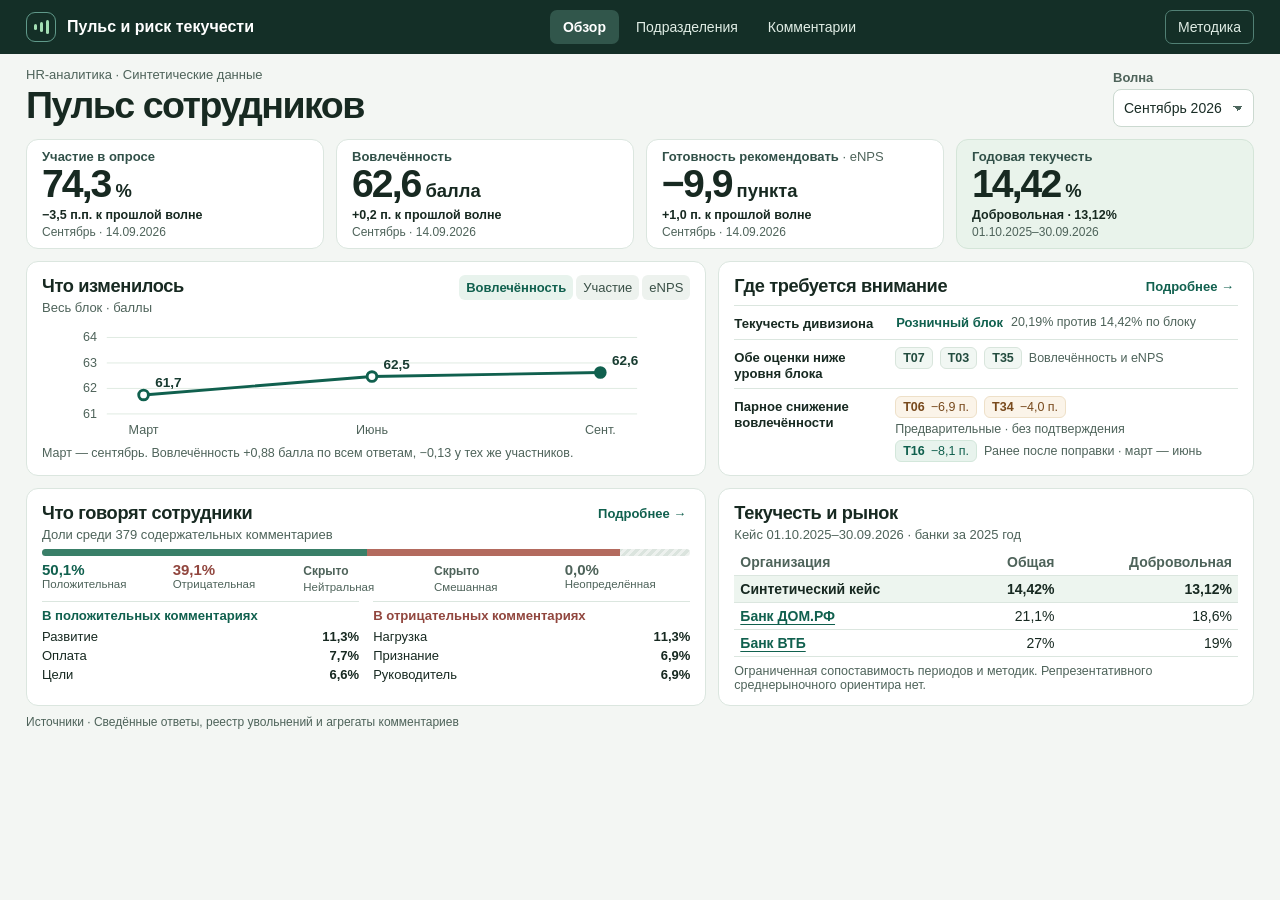
<file: dashboard/index.html>
<!doctype html>
<html lang="ru">
<head>
  <meta charset="utf-8">
  <meta name="viewport" content="width=device-width, initial-scale=1">
  <meta http-equiv="Content-Security-Policy" content="default-src 'none'; script-src 'unsafe-inline'; style-src 'unsafe-inline'; img-src data:; connect-src 'none'; base-uri 'none'; form-action 'none'">
  <title>Пульс и риск текучести</title>
  <style>:root {
  color-scheme: light;
  font-family: "Segoe UI", Arial, sans-serif;
  color: #172921;
  background: #f3f6f3;
  --muted: #4e635a;
  --line: #dbe6df;
  --green: #10604e;
  --soft: #e8f3ed;
  --amber: #784a1d;
  --rose: #91463e;
  --white: #fff;
}
* { box-sizing: border-box; }
[hidden] { display: none !important; }
body { margin: 0; }
button, select { font: inherit; }
button { cursor: pointer; }
button:focus-visible, select:focus-visible, a:focus-visible { outline: 3px solid #2b8d78; outline-offset: 3px; }
.shell { max-width: 1360px; margin: 0 auto; padding: 0 26px; }
.masthead { background: #142f27; color: white; }
.masthead-inner { display: flex; align-items: center; justify-content: space-between; gap: 20px; min-height: 54px; }
.brand { display: flex; align-items: center; gap: 11px; font-weight: 650; font-size: 16px; white-space: nowrap; }
.brand-icon { width: 30px; height: 30px; border: 1px solid #60998a; border-radius: 9px; display: flex; align-items: center; justify-content: center; gap: 3px; }
.brand-icon i { background: #a4dfb4; width: 3px; height: 10px; border-radius: 2px; }
.brand-icon i:first-child { height: 6px; }
.brand-icon i:last-child { height: 14px; }
.navigation { display: flex; gap: 4px; align-items: center; }
.navigation button, .method-button { border: 1px solid transparent; color: #e0ede5; padding: 8px 12px; border-radius: 7px; background: transparent; font-size: 14px; }
.navigation button:hover, .method-button:hover { background: #25473e; }
.navigation button[aria-pressed="true"] { background: #31564b; color: white; font-weight: 650; }
.method-button { border-color: #518074; }
main.shell { padding-top: 13px; }
.heading { display: flex; justify-content: space-between; align-items: end; gap: 16px; margin-bottom: 12px; }
.context { color: var(--muted); font-size: 13px; margin: 0 0 2px; }
h1, h2, p { margin-top: 0; }
h1 { font-size: clamp(1.8rem, 3vw, 2.35rem); margin-bottom: 0; line-height: 1.15; letter-spacing: -.04em; }
h2 { font-size: 1.14rem; letter-spacing: -.02em; margin-bottom: 0; }
h3 { font-size: .82rem; font-weight: 680; margin: 0 0 4px; }
.filters { display: flex; gap: 10px; }
.filters label { display: grid; gap: 4px; min-width: 135px; }
.filters label:last-child { min-width: 210px; }
.filters label span, .team-detail label { font-size: 13px; font-weight: 650; color: var(--muted); }
select {
  appearance: none; background: var(--white); color: #192c25; border: 1px solid #cbd9d0;
  border-radius: 8px; padding: 7px 31px 7px 10px; font-size: 14px; min-height: 38px;
  background-image: linear-gradient(45deg, transparent 50%, #4d665d 50%), linear-gradient(135deg, #4d665d 50%, transparent 50%);
  background-position: calc(100% - 15px) 52%, calc(100% - 10px) 52%;
  background-size: 5px 5px, 5px 5px; background-repeat: no-repeat;
}
.kpis { display: grid; grid-template-columns: repeat(4, minmax(0, 1fr)); gap: 12px; margin-bottom: 12px; }
.kpi, .panel { background: var(--white); border: 1px solid var(--line); border-radius: 12px; }
.kpi { padding: 9px 15px; display: flex; flex-direction: column; }
.kpi-label { font-size: 13px; font-weight: 670; color: #315048; }
.kpi-label span { color: var(--muted); font-weight: 500; }
.kpi-value { font-weight: 690; font-size: clamp(1.95rem, 3.6vw, 2.45rem); line-height: 1.04; letter-spacing: -.05em; font-variant-numeric: tabular-nums; }
.kpi-value small { font-size: .47em; letter-spacing: 0; margin-left: 5px; font-weight: 600; }
.kpi-detail { font-size: 12.5px; font-weight: 620; margin-top: 3px; }
.kpi-period { color: var(--muted); font-size: 12px; margin-top: 3px; }
.kpi.annual { background: #e9f3eb; border-color: #d4e5d8; }
.overview-grid, .comments-grid { display: grid; grid-template-columns: minmax(0, 1.27fr) minmax(0, 1fr); gap: 12px; }
.panel { min-width: 0; padding: 13px 15px; }
.panel-heading { display: flex; align-items: start; gap: 10px; justify-content: space-between; margin-bottom: 7px; }
.panel-heading p, .comment-preview p { margin: 3px 0 0; color: var(--muted); font-size: 13px; }
.mini-tabs { display: flex; flex-wrap: wrap; gap: 3px; justify-content: flex-end; }
.mini-tabs button { border: 0; background: #edf2ee; color: #394f46; font-size: 13px; border-radius: 6px; padding: 5px 7px; }
.mini-tabs button[aria-pressed="true"] { background: var(--soft); color: var(--green); font-weight: 700; }
.chart { height: 120px; position: relative; }
.chart svg { width: 100%; height: 100%; display: block; overflow: visible; }
.chart .grid { stroke: #dfebe1; stroke-width: 1; }
.chart .axis { fill: var(--muted); font-size: 13px; }
.chart .trend-line { stroke: var(--green); stroke-width: 3; fill: none; stroke-linecap: round; }
.chart .point { fill: #fff; stroke: var(--green); stroke-width: 3; }
.chart .point.current { fill: var(--green); }
.chart .value-label { fill: #183c31; font-size: 14px; font-weight: 700; }
.evidence-note { background: var(--soft); border-radius: 8px; padding: 9px 11px; color: #284b3f; font-size: 13px; }
.evidence-note p { margin: 3px 0 0; }
.attention-row {
  display: grid; grid-template-columns: minmax(112px, .44fr) minmax(0, 1fr); column-gap: 10px;
  border-top: 1px solid var(--line); padding: 7px 0; min-height: 0;
}
.attention-row h3 { grid-row: 1 / span 2; margin: 3px 0 0; line-height: 1.2; }
.attention-row:last-child { padding-bottom: 0; }
#retail-focus, .compact-list { display: flex; gap: 4px 7px; flex-wrap: wrap; align-items: center; }
#retail-focus span, .compact-list .muted { color: var(--muted); font-size: 12.5px; }
#retail-focus .text-button { padding: 2px 1px; }
#previous-signal:not(:empty) { margin-top: 4px; }
.team-chip, .detail-signal {
  display: inline-flex; align-items: baseline; gap: 6px; border: 1px solid #d8e5dc; border-radius: 6px;
  background: #f1f7f3; color: #234c3f; padding: 3px 7px; font-size: 12.5px; text-align: left;
}
.team-chip:hover, .detail-signal:hover { border-color: var(--green); }
.signal { background: #fbf4e9; border-color: #eee0c8; color: var(--amber); }
.signal.confirmed { background: #e8f3ed; border-color: #d3e7db; color: var(--green); }
.division-detail { display: grid; grid-template-columns: 1fr 1fr; gap: 20px; padding-top: 13px; margin-top: 13px; border-top: 1px solid var(--line); }
.statistical-detail h3 { margin-bottom: 8px; }
.detail-signal { display: flex; margin-bottom: 5px; font-size: 13px; }
.team-detail label { display: inline-block; margin-right: 9px; }
.team-detail select { min-height: 32px; padding-top: 4px; padding-bottom: 4px; }
.team-values { display: grid; grid-template-columns: repeat(3, minmax(0, 1fr)); gap: 7px; margin-top: 7px; }
.team-values dd { margin: 0; font-weight: 680; font-variant-numeric: tabular-nums; font-size: 17px; }
.team-values dt, .team-meta, .caption { color: var(--muted); font-size: 13px; }
.team-meta { margin: 4px 0 0; }
.empty { color: var(--muted); font-size: 14px; padding: 7px 0; margin: 0; }
.panel-heading .text-button { white-space: nowrap; }
.text-button, td button { border: 0; color: var(--green); background: transparent; font-weight: 650; padding: 4px; text-align: left; }
.text-button { font-size: 13px; }
.text-button:hover, td button:hover { text-decoration: underline; }
.footer { color: var(--muted); margin: 9px 0; font-size: 12px; }
.table-wrap { overflow-x: auto; }
table { border-collapse: collapse; text-align: left; width: 100%; font-size: 14px; }
th { color: var(--muted); font-weight: 650; }
th, td { padding: 9px 10px; border-bottom: 1px solid var(--line); }
tr.selected { background: var(--soft); }
.table-bar { display: flex; align-items: center; gap: 7px; }
.table-bar > i { width: clamp(50px, 8vw, 115px); height: 6px; border-radius: 8px; background: #e2efe5; }
.table-bar > i > i { height: 100%; display: block; border-radius: inherit; background: var(--green); }
.caption { margin: 10px 0 0; }
#panel-note { margin: 4px 0 0; font-size: 12.5px; }
.tone-bar { display: flex; height: 7px; border-radius: 5px; overflow: hidden; background: repeating-linear-gradient(135deg, #dbe4de, #dbe4de 3px, #edf1ee 3px, #edf1ee 6px); }
.tone-bar span { flex: 0 0 auto; }
.tone-bar .positive { background: #397f68; }
.tone-bar .negative { background: #b36a5e; }
.tone-bar .neutral { background: #627980; }
.tone-bar .mixed { background: #aa873a; }
.tone-bar .unclear { background: #839189; }
.tone-legend { list-style: none; display: grid; grid-template-columns: repeat(5, minmax(0, 1fr)); gap: 5px; margin: 5px 0 8px; padding: 0; }
.tone-legend li { min-width: 0; display: flex; flex-direction: column; font-size: 11.5px; color: var(--muted); overflow-wrap: anywhere; }
.tone-legend strong { font-size: 15px; font-variant-numeric: tabular-nums; }
.tone-legend .positive strong { color: var(--green); }
.tone-legend .negative strong { color: var(--rose); }
.tone-legend .masked-tone strong { font-size: 12px; line-height: 20px; }
.topics-grid { display: grid; grid-template-columns: 1fr 1fr; gap: 14px; }
.polarity { min-width: 0; padding-top: 6px; border-top: 1px solid var(--line); }
.polarity.positive h3 { color: var(--green); }
.polarity.negative h3 { color: var(--rose); }
.polarity-list { list-style: none; margin: 0; padding: 0; }
.polarity-list li { display: flex; gap: 5px; justify-content: space-between; padding: 2px 0; font-size: 13px; }
.polarity-list strong, .market-panel td { font-variant-numeric: tabular-nums; white-space: nowrap; }
.market-panel th, .market-panel td { padding: 5px 6px; }
.market-panel tbody th { font-weight: 650; color: inherit; }
.market-panel a { color: var(--green); text-underline-offset: 3px; }
.market-panel td, .market-panel thead th:not(:first-child) { text-align: right; }
.market-panel .case-rate { background: #edf5ef; }
.market-panel .case-rate td { font-weight: 700; }
.market-caption { margin-top: 7px; font-size: 12.5px; }
.score-links { display: grid; gap: 2px; margin-bottom: 8px; }
.score-links div { display: flex; justify-content: space-between; gap: 8px; padding: 5px 0; border-bottom: 1px solid var(--line); font-size: 14px; }
.score-links strong { font-variant-numeric: tabular-nums; }
dialog { max-width: min(620px, calc(100vw - 30px)); border: 1px solid var(--line); border-radius: 13px; padding: 18px; color: inherit; }
dialog::backdrop { background: #102c25a8; }
.dialog-heading { display: flex; align-items: center; justify-content: space-between; gap: 10px; }
.dialog-heading button { background: var(--soft); border: 0; border-radius: 7px; padding: 8px; color: var(--green); }
dialog li { margin-bottom: 10px; }
@media (max-width: 1090px) {
  .shell { padding-left: 21px; padding-right: 21px; }
  .panel-heading { flex-wrap: wrap; }
  .mini-tabs { justify-content: flex-start; }
}
@media (max-width: 740px) {
  .masthead-inner, .heading { flex-wrap: wrap; }
  .masthead-inner { padding-top: 8px; padding-bottom: 8px; gap: 7px; }
  .navigation { order: 3; width: 100%; }
  .shell { padding-left: 13px; padding-right: 13px; }
  .overview-grid, .comments-grid, .division-detail { grid-template-columns: 1fr; }
  .kpis { grid-template-columns: repeat(2, minmax(0, 1fr)); gap: 8px; }
  .kpi { padding: 8px 10px; }
  .filters label:last-child { min-width: 0; }
  .filters { width: 100%; }
  .filters label:last-child { flex: 1; }
  .filters select { width: 100%; }
}
@media (max-width: 460px) {
  .chart { height: 101px; }
  .chart .axis, .chart .value-label { font-size: 20px; }
  .tone-legend { grid-template-columns: repeat(3, minmax(0, 1fr)); }
  .attention-row { display: block; }
  .attention-row h3 { margin: 0 0 4px; }
}
</style>
</head>
<body>
  <header class="masthead">
    <div class="shell masthead-inner">
      <div class="brand"><span class="brand-icon" aria-hidden="true"><i></i><i></i><i></i></span>Пульс и риск текучести</div>
      <nav class="navigation" aria-label="Разделы панели">
        <button type="button" data-view="overview" aria-pressed="true">Обзор</button>
        <button type="button" data-view="divisions" aria-pressed="false">Подразделения</button>
        <button type="button" data-view="comments" aria-pressed="false">Комментарии</button>
      </nav>
      <button id="open-method" class="method-button" type="button">Методика</button>
    </div>
  </header>
  <main class="shell">
    <div class="heading">
      <div>
        <p class="context">HR-аналитика · Синтетические данные</p>
        <h1 id="view-title">Пульс сотрудников</h1>
      </div>
      <div class="filters" aria-label="Фильтры">
        <label for="wave"><span>Волна</span><select id="wave"></select></label>
        <label for="division" id="division-filter" hidden><span>Дивизион</span><select id="division"></select></label>
      </div>
    </div>
    <section class="kpis" aria-label="Ключевые показатели" aria-live="polite">
      <article class="kpi">
        <div class="kpi-label">Участие в опросе</div>
        <div id="participation-value" class="kpi-value"></div>
        <div id="participation-detail" class="kpi-detail"></div>
        <div id="participation-period" class="kpi-period"></div>
      </article>
      <article class="kpi">
        <div class="kpi-label">Вовлечённость</div>
        <div id="engagement-value" class="kpi-value"></div>
        <div id="engagement-detail" class="kpi-detail"></div>
        <div id="engagement-period" class="kpi-period"></div>
      </article>
      <article class="kpi">
        <div class="kpi-label">Готовность рекомендовать <span>· eNPS</span></div>
        <div id="recommend_signal-value" class="kpi-value"></div>
        <div id="recommend_signal-detail" class="kpi-detail"></div>
        <div id="recommend_signal-period" class="kpi-period"></div>
      </article>
      <article class="kpi annual">
        <div class="kpi-label">Годовая текучесть</div>
        <div id="annual-value" class="kpi-value"></div>
        <div id="annual-voluntary" class="kpi-detail"></div>
        <div id="annual-period" class="kpi-period"></div>
      </article>
    </section>

    <div id="overview" class="overview-grid view">
      <section class="panel trend-panel">
        <div class="panel-heading">
          <div><h2>Что изменилось</h2><p id="trend-scope"></p></div>
          <div class="mini-tabs" aria-label="Показатель графика">
            <button type="button" data-metric="engagement" aria-pressed="true">Вовлечённость</button>
            <button type="button" data-metric="participation" aria-pressed="false">Участие</button>
            <button type="button" data-metric="recommend_signal" aria-pressed="false">eNPS</button>
          </div>
        </div>
        <div id="trend" class="chart"></div>
        <p id="panel-note" class="caption"></p>
      </section>
      <section class="panel attention-panel">
        <div class="panel-heading"><h2>Где требуется внимание</h2><button type="button" class="text-button" id="open-divisions">Подробнее <span aria-hidden="true">→</span></button></div>
        <div class="attention-row">
          <h3>Текучесть дивизиона</h3>
          <div id="retail-focus"></div>
        </div>
        <div class="attention-row">
          <h3>Обе оценки ниже уровня блока</h3>
          <div id="adverse-teams" class="compact-list"></div>
        </div>
        <div class="attention-row">
          <h3>Парное снижение вовлечённости</h3>
          <div id="signals" class="compact-list"></div>
          <div id="previous-signal" class="compact-list"></div>
        </div>
      </section>
      <section class="panel comment-preview">
        <div class="panel-heading">
          <div><h2>Что говорят сотрудники</h2><p id="preview-comment-base"></p></div>
          <button type="button" class="text-button" id="open-comments">Подробнее <span aria-hidden="true">→</span></button>
        </div>
        <div id="preview-tones"></div>
        <div id="preview-topics" class="topics-grid"></div>
      </section>
      <section class="panel market-panel">
        <div class="panel-heading"><div><h2>Текучесть и рынок</h2><p id="market-period"></p></div></div>
        <table aria-label="Сопоставление годовой текучести">
          <thead><tr><th scope="col">Организация</th><th scope="col">Общая</th><th scope="col">Добровольная</th></tr></thead>
          <tbody id="market-rows"></tbody>
        </table>
        <p class="caption market-caption">Ограниченная сопоставимость периодов и методик. Репрезентативного среднерыночного ориентира нет.</p>
      </section>
    </div>

    <section id="divisions" class="panel view" hidden>
      <div class="panel-heading"><div><h2>Сравнение дивизионов</h2><p id="division-comparison-period"></p></div></div>
      <div class="table-wrap">
        <table>
          <thead><tr><th scope="col">Дивизион</th><th scope="col">Вовлечённость, баллы</th><th scope="col">Участие, %</th><th scope="col">eNPS, пункты</th><th scope="col">Текучесть за год, %</th></tr></thead>
          <tbody id="division-rows"></tbody>
        </table>
      </div>
      <p class="caption">Выберите дивизион, чтобы сузить список команд. Период текучести фиксирован.</p>
      <div class="division-detail">
        <div class="team-detail">
          <label for="team">Показатели команды</label>
          <select id="team"></select>
          <div id="team-metrics" aria-live="polite"></div>
        </div>
        <div class="statistical-detail">
          <h3>Проверка парных изменений</h3>
          <div id="detail-signals"></div>
        </div>
      </div>
    </section>

    <div id="comments" class="comments-grid view" hidden>
      <section class="panel">
        <div class="panel-heading"><div><h2>Темы и тональность</h2><p id="comments-scope"></p></div></div>
        <div id="tones"></div>
        <div id="topics" class="topics-grid"></div>
        <p class="caption">Тональность относится ко всему комментарию. Доли описывают содержательные записи. В одной записи может быть несколько тем. Часть тем скрыта для защиты малых групп.</p>
      </section>
      <section class="panel">
        <div class="panel-heading"><div><h2>Темы и баллы опроса</h2><p id="topic-score-scope"></p></div></div>
        <div id="score-links" class="score-links"></div>
        <div class="evidence-note"><strong>Проверка модели</strong><p>Метки Gemini проверены на знакомых синтетических шаблонах. Серьёзность требует ручной проверки и не влияет на список команд.</p></div>
      </section>
    </div>
    <footer class="footer">Источники · Сведённые ответы, реестр увольнений и агрегаты комментариев</footer>
  </main>
  <dialog id="method" aria-labelledby="method-title">
    <div class="dialog-heading"><h2 id="method-title">Как читать панель</h2><button type="button" id="close-method">Закрыть</button></div>
    <ul>
      <li><strong>Участие</strong> — доля уникальных активных сотрудников с ответом к дате волны. День увольнения считается первым неактивным днём.</li>
      <li><strong>Вовлечённость</strong> — среднее четырёх вопросов о признании, развитии, руководителе и целях, переведённое в шкалу 0–100. eNPS — разница долей сторонников и критиков в пунктах.</li>
      <li><strong>Текучесть</strong> — все или только добровольные увольнения за год, делённые на среднюю ежедневную численность. Годовое окно фиксировано. Банковские раскрытия относятся к календарному 2025 году. В методике ДОМ.РФ указаны ставки уволенных работников и среднесписочная численность. <a href="https://domrfbank.ru/upload/reports/2025/appendices/appendix-14/" target="_blank" rel="noopener noreferrer">Методика Банка ДОМ.РФ</a></li>
      <li><strong>Срез команд</strong> — вовлечённость и eNPS ниже соответствующих значений по всему блоку на той же волне. В обзоре показаны до трёх таких команд с самой низкой вовлечённостью среди доступных к публикации. Это описательный отбор по уровню.</li>
      <li><strong>Парное изменение команды</strong> — верхняя граница исходного 95%-ного интервала ниже нуля при ≥10 валидных парах. Выделение после поправки означает q ≤ 0,05 по Бенджамини — Хохбергу среди всех проверяемых команд данного перехода.</li>
      <li id="method-panel-note"></li>
      <li id="method-model"></li>
      <li><strong>Комментарии</strong> — доли среди содержательных записей. В теме положительных или отрицательных учитываются записи именно этой тональности. Смешанные отдельно учитываются в распределении тональности и в сопоставлении с баллами опроса. Контрольная выборка знакомых шаблонов подготовлена с ИИ и проверена человеком.</li>
      <li><strong>Конфиденциальность</strong> — командные данные для малых выборок и связанные с ними дополняющие срезы скрыты на всех волнах. Малые категории комментариев и дополняющие срезы могут быть скрыты дополнительно.</li>
    </ul>
  </dialog>
  <script id="snapshot" type="application/json">{"annual":{"end":"2026-09-30","start":"2025-10-01","value":{"":14.42164866,"ИТ-платформа":16.84278529,"Корпоративный бизнес":14.35898988,"Операционный блок":8.221514303,"Розничный блок":20.19393163,"Функция HR":12.22043659},"voluntary":{"":13.12044728,"ИТ-платформа":16.84278529,"Корпоративный бизнес":13.25445219,"Операционный блок":6.459761238,"Розничный блок":18.59967387,"Функция HR":10.26516673}},"comments":{"2026-03":{"":{"n":431,"negative_topics":{"адаптация":6.3,"инструменты":4.4,"нагрузка":8.8,"оплата":null,"признание":8.6,"развитие":6.0,"руководитель":5.3,"условия":null,"цели":3.9},"positive_topics":{"адаптация":7.0,"инструменты":4.6,"нагрузка":5.8,"оплата":7.4,"признание":7.2,"развитие":10.9,"руководитель":null,"условия":null,"цели":8.4},"tone":{"нейтральная":null,"неопределенная":0.0,"отрицательная":40.6,"положительная":50.3,"смешанная":null}},"ИТ-платформа":{"n":84,"negative_topics":{"адаптация":null,"инструменты":null,"нагрузка":null,"оплата":null,"признание":null,"развитие":null,"руководитель":null,"условия":null,"цели":null},"positive_topics":{"адаптация":null,"инструменты":null,"нагрузка":null,"оплата":null,"признание":null,"развитие":null,"руководитель":null,"условия":null,"цели":null},"tone":{"нейтральная":null,"неопределенная":0.0,"отрицательная":44.0,"положительная":48.8,"смешанная":null}},"Корпоративный бизнес":{"n":92,"negative_topics":{"адаптация":null,"инструменты":null,"нагрузка":null,"оплата":null,"признание":null,"развитие":null,"руководитель":null,"условия":null,"цели":null},"positive_topics":{"адаптация":null,"инструменты":null,"нагрузка":null,"оплата":null,"признание":null,"развитие":null,"руководитель":null,"условия":null,"цели":null},"tone":{"нейтральная":null,"неопределенная":0.0,"отрицательная":null,"положительная":50.0,"смешанная":0.0}},"Операционный блок":{"n":64,"negative_topics":{"адаптация":null,"инструменты":null,"нагрузка":null,"оплата":null,"признание":null,"развитие":null,"руководитель":null,"условия":null,"цели":null},"positive_topics":{"адаптация":null,"инструменты":null,"нагрузка":null,"оплата":null,"признание":null,"развитие":null,"руководитель":null,"условия":null,"цели":null},"tone":{"нейтральная":null,"неопределенная":0.0,"отрицательная":null,"положительная":65.6,"смешанная":null}},"Розничный блок":{"n":96,"negative_topics":{"адаптация":null,"инструменты":null,"нагрузка":null,"оплата":null,"признание":10.4,"развитие":null,"руководитель":null,"условия":null,"цели":null},"positive_topics":{"адаптация":null,"инструменты":null,"нагрузка":null,"оплата":null,"признание":10.4,"развитие":null,"руководитель":null,"условия":null,"цели":null},"tone":{"нейтральная":null,"неопределенная":0.0,"отрицательная":45.8,"положительная":43.8,"смешанная":null}},"Функция HR":{"n":94,"negative_topics":{"адаптация":null,"инструменты":null,"нагрузка":null,"оплата":null,"признание":null,"развитие":null,"руководитель":null,"условия":null,"цели":null},"positive_topics":{"адаптация":null,"инструменты":null,"нагрузка":null,"оплата":null,"признание":null,"развитие":null,"руководитель":null,"условия":null,"цели":null},"tone":{"нейтральная":null,"неопределенная":0.0,"отрицательная":41.5,"положительная":48.9,"смешанная":null}}},"2026-06":{"":{"n":406,"negative_topics":{"адаптация":3.2,"инструменты":null,"нагрузка":12.6,"оплата":null,"признание":7.1,"развитие":7.1,"руководитель":6.2,"условия":null,"цели":4.4},"positive_topics":{"адаптация":7.6,"инструменты":null,"нагрузка":7.9,"оплата":8.4,"признание":7.1,"развитие":10.6,"руководитель":10.1,"условия":null,"цели":5.7},"tone":{"нейтральная":null,"неопределенная":0.0,"отрицательная":39.9,"положительная":51.7,"смешанная":null}},"ИТ-платформа":{"n":79,"negative_topics":{"адаптация":null,"инструменты":null,"нагрузка":null,"оплата":null,"признание":null,"развитие":null,"руководитель":null,"условия":null,"цели":null},"positive_topics":{"адаптация":null,"инструменты":null,"нагрузка":null,"оплата":null,"признание":null,"развитие":null,"руководитель":null,"условия":null,"цели":null},"tone":{"нейтральная":null,"неопределенная":0.0,"отрицательная":44.3,"положительная":45.6,"смешанная":null}},"Корпоративный бизнес":{"n":69,"negative_topics":{"адаптация":null,"инструменты":null,"нагрузка":null,"оплата":null,"признание":null,"развитие":null,"руководитель":null,"условия":null,"цели":null},"positive_topics":{"адаптация":null,"инструменты":null,"нагрузка":null,"оплата":null,"признание":null,"развитие":null,"руководитель":null,"условия":null,"цели":null},"tone":{"нейтральная":null,"неопределенная":0.0,"отрицательная":40.6,"положительная":50.7,"смешанная":null}},"Операционный блок":{"n":68,"negative_topics":{"адаптация":null,"инструменты":null,"нагрузка":null,"оплата":null,"признание":null,"развитие":null,"руководитель":null,"условия":null,"цели":null},"positive_topics":{"адаптация":null,"инструменты":null,"нагрузка":null,"оплата":null,"признание":null,"развитие":null,"руководитель":null,"условия":null,"цели":null},"tone":{"нейтральная":null,"неопределенная":0.0,"отрицательная":null,"положительная":63.2,"смешанная":null}},"Розничный блок":{"n":87,"negative_topics":{"адаптация":null,"инструменты":null,"нагрузка":null,"оплата":null,"признание":null,"развитие":null,"руководитель":null,"условия":null,"цели":null},"positive_topics":{"адаптация":null,"инструменты":null,"нагрузка":null,"оплата":null,"признание":null,"развитие":null,"руководитель":null,"условия":null,"цели":null},"tone":{"нейтральная":null,"неопределенная":0.0,"отрицательная":null,"положительная":46.0,"смешанная":0.0}},"Функция HR":{"n":99,"negative_topics":{"адаптация":null,"инструменты":null,"нагрузка":13.1,"оплата":null,"признание":null,"развитие":null,"руководитель":null,"условия":null,"цели":null},"positive_topics":{"адаптация":null,"инструменты":null,"нагрузка":12.1,"оплата":null,"признание":null,"развитие":null,"руководитель":null,"условия":null,"цели":null},"tone":{"нейтральная":null,"неопределенная":0.0,"отрицательная":39.4,"положительная":55.6,"смешанная":null}}},"2026-09":{"":{"n":379,"negative_topics":{"адаптация":6.1,"инструменты":4.5,"нагрузка":11.3,"оплата":null,"признание":6.9,"развитие":6.6,"руководитель":6.9,"условия":3.2,"цели":4.0},"positive_topics":{"адаптация":6.1,"инструменты":3.4,"нагрузка":6.1,"оплата":7.7,"признание":4.7,"развитие":11.3,"руководитель":null,"условия":3.4,"цели":6.6},"tone":{"нейтральная":null,"неопределенная":0.0,"отрицательная":39.1,"положительная":50.1,"смешанная":null}},"ИТ-платформа":{"n":77,"negative_topics":{"адаптация":null,"инструменты":null,"нагрузка":null,"оплата":null,"признание":null,"развитие":null,"руководитель":null,"условия":null,"цели":null},"positive_topics":{"адаптация":null,"инструменты":null,"нагрузка":null,"оплата":null,"признание":null,"развитие":null,"руководитель":null,"условия":null,"цели":null},"tone":{"нейтральная":null,"неопределенная":0.0,"отрицательная":51.9,"положительная":40.3,"смешанная":null}},"Корпоративный бизнес":{"n":66,"negative_topics":{"адаптация":null,"инструменты":null,"нагрузка":null,"оплата":null,"признание":null,"развитие":null,"руководитель":null,"условия":null,"цели":null},"positive_topics":{"адаптация":null,"инструменты":null,"нагрузка":null,"оплата":null,"признание":null,"развитие":null,"руководитель":null,"условия":null,"цели":null},"tone":{"нейтральная":null,"неопределенная":0.0,"отрицательная":37.9,"положительная":51.5,"смешанная":null}},"Операционный блок":{"n":76,"negative_topics":{"адаптация":null,"инструменты":null,"нагрузка":null,"оплата":null,"признание":null,"развитие":null,"руководитель":null,"условия":null,"цели":null},"positive_topics":{"адаптация":null,"инструменты":null,"нагрузка":null,"оплата":null,"признание":null,"развитие":null,"руководитель":null,"условия":null,"цели":null},"tone":{"нейтральная":null,"неопределенная":0.0,"отрицательная":null,"положительная":59.2,"смешанная":0.0}},"Розничный блок":{"n":73,"negative_topics":{"адаптация":null,"инструменты":null,"нагрузка":null,"оплата":null,"признание":null,"развитие":null,"руководитель":null,"условия":null,"цели":null},"positive_topics":{"адаптация":null,"инструменты":null,"нагрузка":null,"оплата":null,"признание":null,"развитие":null,"руководитель":null,"условия":null,"цели":null},"tone":{"нейтральная":null,"неопределенная":0.0,"отрицательная":null,"положительная":45.2,"смешанная":0.0}},"Функция HR":{"n":86,"negative_topics":{"адаптация":null,"инструменты":null,"нагрузка":null,"оплата":null,"признание":null,"развитие":null,"руководитель":null,"условия":null,"цели":null},"positive_topics":{"адаптация":null,"инструменты":null,"нагрузка":null,"оплата":null,"признание":null,"развитие":null,"руководитель":null,"условия":null,"цели":null},"tone":{"нейтральная":null,"неопределенная":0.0,"отрицательная":31.4,"положительная":53.5,"смешанная":null}}}},"divisions":["ИТ-платформа","Корпоративный бизнес","Операционный блок","Розничный блок","Функция HR"],"market":[{"name":"Банк ДОМ.РФ","published":"2026-05-04","rates":{"value":21.1,"voluntary":18.6},"url":"https://domrfbank.ru/upload/reports/2025/sustainable-development/employee-care/"},{"name":"Банк ВТБ","published":"2026-08-28","rates":{"value":27.0,"voluntary":19.0},"url":"https://rspp.ru/upload/uf/597/e0sof6szlemonp9s9oqyf9bix29qwwne/vtb_sustainability_report_2025_rus.pdf#page=87"}],"outcome_model":[0.8199573295,0.6882337438,0.9768919764],"paired":{"":{"2026-06":{"delta":0.4571655734,"hi":1.229479315,"lo":-0.315148168},"2026-09":{"delta":-0.1304631442,"hi":0.6471761319,"lo":-0.9081024202}},"ИТ-платформа":{"2026-06":{"delta":-1.04510451,"hi":0.8312797029,"lo":-2.921488724},"2026-09":{"delta":-0.02955082742,"hi":1.698774607,"lo":-1.757876262}},"Корпоративный бизнес":{"2026-06":{"delta":2.157497303,"hi":4.140563012,"lo":0.1744315939},"2026-09":{"delta":1.373626374,"hi":3.360479222,"lo":-0.6132264747}},"Операционный блок":{"2026-06":{"delta":0.6625891947,"hi":2.338740752,"lo":-1.013562363},"2026-09":{"delta":-0.6813417191,"hi":1.06078019,"lo":-2.423463628}},"Розничный блок":{"2026-06":{"delta":-0.2458210423,"hi":1.391832079,"lo":-1.883474164},"2026-09":{"delta":-0.6050605061,"hi":1.197540028,"lo":-2.40766104}},"Функция HR":{"2026-06":{"delta":0.7101086048,"hi":2.217214297,"lo":-0.7969970877},"2026-09":{"delta":-0.466853408,"hi":1.030843423,"lo":-1.964550239}}},"signals":[{"confirmed":true,"delta":-8.11965812,"hi":-3.528796047,"lo":-12.71052019,"n":13,"previous":"2026-03","q":0.018,"team":"T16","wave":"2026-06"},{"confirmed":false,"delta":-6.944444444,"hi":-0.09379463779,"lo":-13.79509425,"n":10,"previous":"2026-06","q":0.637,"team":"T06","wave":"2026-09"},{"confirmed":false,"delta":-4.012345679,"hi":-0.4305422326,"lo":-7.594149125,"n":18,"previous":"2026-06","q":0.637,"team":"T34","wave":"2026-09"}],"survey":{"":{"2026-03":{"engagement":[61.74378556,60.80177418,62.68579695],"participation":[80.04291845,77.35594043,82.48325506],"recommend_signal":[-6.970509383,-12.67245159,-1.268567174]},"2026-06":{"engagement":[62.46779388,61.48777616,63.4478116],"participation":[77.74086379,74.9133471,80.33335508],"recommend_signal":[-10.96866097,-16.68471522,-5.252606714]},"2026-09":{"engagement":[62.62467192,61.60371612,63.64562771],"participation":[74.27912341,71.26699638,77.07705014],"recommend_signal":[-9.937888199,-16.04193726,-3.833839135]}},"ИТ-платформа":{"2026-03":{"engagement":[60.95008052,58.94922018,62.95094085],"participation":[77.22222222,70.56425365,82.74254702],"recommend_signal":[-12.94964029,-26.04788683,0.1486062502]},"2026-06":{"engagement":[60.85069444,58.62659789,63.074791],"participation":[75.72254335,68.81980906,81.50775586],"recommend_signal":[-19.08396947,-31.67029711,-6.497641825]},"2026-09":{"engagement":[61.68430335,59.48137567,63.88723104],"participation":[77.10843373,70.14710488,82.84349036],"recommend_signal":[-16.40625,-29.94396203,-2.868537965]}},"Корпоративный бизнес":{"2026-03":{"engagement":[61.86868687,59.64537598,64.09199776],"participation":[78.80434783,72.34112603,84.08944082],"recommend_signal":[-12.4137931,-24.97522648,0.1476402774]},"2026-06":{"engagement":[64.09774436,61.90367522,66.29181351],"participation":[77.27272727,70.53776032,82.84258959],"recommend_signal":[0.7352941176,-12.44216146,13.9127497]},"2026-09":{"engagement":[64.21845574,61.82406594,66.61284554],"participation":[69.18604651,61.92955271,75.60425783],"recommend_signal":[-12.60504202,-25.95115915,0.7410751117]}},"Операционный блок":{"2026-03":{"engagement":[64.62301587,62.50138813,66.74464362],"participation":[81.39534884,74.91700871,86.50195398],"recommend_signal":[9.285714286,-3.878843178,22.45027175]},"2026-06":{"engagement":[65.13994911,62.89855311,67.3813451],"participation":[77.5147929,70.64936482,83.15717016],"recommend_signal":[-5.34351145,-18.66104292,7.974020015]},"2026-09":{"engagement":[65.12345679,62.90245951,67.34445407],"participation":[79.14110429,72.26860022,84.67168349],"recommend_signal":[7.751937984,-5.994576466,21.49845244]}},"Розничный блок":{"2026-03":{"engagement":[59.95670996,57.78954521,62.1238747],"participation":[81.57894737,75.46014995,86.44611135],"recommend_signal":[-12.90322581,-25.16463294,-0.641818668]},"2026-06":{"engagement":[59.90937746,57.73778155,62.08097338],"participation":[78.57142857,72.05197974,83.90969892],"recommend_signal":[-27.27272727,-39.60280147,-14.94265308]},"2026-09":{"engagement":[60.51423324,58.22623184,62.80223464],"participation":[69.94219653,62.73734553,76.28065424],"recommend_signal":[-17.3553719,-31.47495558,-3.235788221]}},"Функция HR":{"2026-03":{"engagement":[61.52694611,59.56357926,63.49031296],"participation":[81.06796117,75.1681819,85.8302503],"recommend_signal":[-5.389221557,-17.87572858,7.09728547]},"2026-06":{"engagement":[62.47346072,60.4202908,64.52663065],"participation":[79.31034483,73.21881591,84.31317051],"recommend_signal":[-4.347826087,-16.4795962,7.783944028]},"2026-09":{"engagement":[61.72839506,59.48933298,63.96745714],"participation":[76.16580311,69.68120237,81.62912657],"recommend_signal":[-11.56462585,-24.74339934,1.614147635]}}},"teams":[{"division":"Розничный блок","id":"T01","waves":{"2026-03":{"active":19,"engagement":[63.19444444,55.45498126,70.93390763],"participation":[84.21052632,62.43452473,94.47952836],"recommend_signal":[12.5,-27.00433705,52.00433705],"respondents":16},"2026-06":{"active":19,"engagement":[61.11111111,53.14140696,69.08081526],"participation":[84.21052632,62.43452473,94.47952836],"recommend_signal":[-25.0,-70.61567926,20.61567926],"respondents":16},"2026-09":{"active":19,"engagement":[63.46153846,57.98774325,68.93533367],"participation":[68.42105263,46.01040768,84.63562091],"recommend_signal":[-15.38461538,-64.23853216,33.46930139],"respondents":13}}},{"division":"Розничный блок","id":"T02","waves":{"2026-03":{"active":30,"engagement":[66.34615385,62.55819341,70.13411428],"participation":[86.66666667,70.31867332,94.69034452],"recommend_signal":[11.53846154,-17.8899775,40.96690057],"respondents":26},"2026-06":{"active":29,"engagement":[62.77777778,57.93873863,67.61681693],"participation":[86.20689655,69.44100628,94.50256004],"recommend_signal":[-16.0,-45.24662084,13.24662084],"respondents":25},"2026-09":{"active":28,"engagement":[66.41414141,62.10205539,70.72622744],"participation":[78.57142857,60.46141435,89.78753967],"recommend_signal":[13.63636364,-21.1948237,48.46755097],"respondents":22}}},{"division":"Розничный блок","id":"T03","waves":{"2026-03":{"active":22,"engagement":[52.62345679,46.14754443,59.09936915],"participation":[81.81818182,61.48339256,92.69311542],"recommend_signal":[-55.55555556,-83.99886459,-27.11224652],"respondents":18},"2026-06":{"active":22,"engagement":[50.97222222,45.92527648,56.01916797],"participation":[95.45454545,78.20195416,99.19305724],"recommend_signal":[-57.14285714,-82.70277348,-31.5829408],"respondents":21},"2026-09":{"active":21,"engagement":[52.31481481,45.38810471,59.24152492],"participation":[57.14285714,36.54655437,75.53003107],"recommend_signal":[-41.66666667,-79.49319709,-3.840136239],"respondents":12}}},{"division":"Розничный блок","id":"T04","waves":{"2026-03":{"active":26,"engagement":[57.93650794,52.22290117,63.6501147],"participation":[84.61538462,66.46880067,93.84996628],"recommend_signal":[-22.72727273,-54.13496423,8.680418777],"respondents":22},"2026-06":{"active":24,"engagement":[59.31372549,53.5402364,65.08721458],"participation":[70.83333333,50.83230634,85.0853518],"recommend_signal":[-29.41176471,-62.02126646,3.197737044],"respondents":17},"2026-09":{"active":24,"engagement":[57.67973856,52.14547612,63.21400101],"participation":[70.83333333,50.83230634,85.0853518],"recommend_signal":[-47.05882353,-81.16265678,-12.95499028],"respondents":17}}},{"division":"Розничный блок","id":"T05","waves":{"2026-03":{"active":25,"engagement":[60.45751634,54.86449356,66.05053912],"participation":[68.0,48.41026927,82.79480969],"recommend_signal":[0.0,-37.58059389,37.58059389],"respondents":17},"2026-06":{"active":25,"engagement":[62.77777778,57.36463331,68.19092224],"participation":[60.0,40.73945736,76.59669762],"recommend_signal":[-26.66666667,-62.27974244,8.946409109],"respondents":15},"2026-09":{"active":25,"engagement":[60.55555556,54.72918321,66.3819279],"participation":[80.0,60.86904963,91.13941531],"recommend_signal":[10.0,-24.53800884,44.53800884],"respondents":20}}},{"division":"Розничный блок","id":"T06","waves":{"2026-03":{"active":25,"engagement":[60.55555556,54.20395687,66.90715424],"participation":[80.0,60.86904963,91.13941531],"recommend_signal":[-15.0,-50.61870746,20.61870746],"respondents":20},"2026-06":{"active":23,"engagement":[63.88888889,57.75582623,70.02195155],"participation":[82.60869565,62.86235236,93.02134644],"recommend_signal":[-21.05263158,-56.45449873,14.34923557],"respondents":19},"2026-09":{"active":21,"engagement":[64.81481481,57.74372704,71.88590259],"participation":[57.14285714,36.54655437,75.53003107],"recommend_signal":[16.66666667,-30.56838732,63.90172065],"respondents":12}}},{"division":"Розничный блок","id":"T07","waves":{"2026-03":{"active":21,"engagement":[53.24074074,46.05875261,60.42272887],"participation":[85.71428571,65.36393972,95.0189875],"recommend_signal":[-44.44444444,-77.003584,-11.88530489],"respondents":18},"2026-06":{"active":19,"engagement":[52.77777778,47.06104997,58.49450559],"participation":[68.42105263,46.01040768,84.63562091],"recommend_signal":[-46.15384615,-82.04344235,-10.26424995],"respondents":13},"2026-09":{"active":15,"engagement":[49.49494949,41.35923729,57.6306617],"participation":[73.33333333,48.04956594,89.10254667],"recommend_signal":[-63.63636364,-93.45133671,-33.82139056],"respondents":11}}},{"division":"Розничный блок","id":"T08","waves":{"2026-03":{"active":22,"engagement":[63.11728395,57.9503461,68.2842218],"participation":[81.81818182,61.48339256,92.69311542],"recommend_signal":[5.555555556,-31.51117135,42.62228246],"respondents":18},"2026-06":{"active":21,"engagement":[64.21568627,58.02430899,70.40706356],"participation":[80.95238095,59.99943531,92.33243495],"recommend_signal":[0.0,-41.16747799,41.16747799],"respondents":17},"2026-09":{"active":20,"engagement":[63.88888889,57.3816527,70.39612508],"participation":[70.0,48.10271816,85.45227551],"recommend_signal":[-42.85714286,-76.70687024,-9.007415475],"respondents":14}}},{"division":"ИТ-платформа","id":"T09","waves":{"2026-03":null,"2026-06":null,"2026-09":null}},{"division":"ИТ-платформа","id":"T10","waves":{"2026-03":{"active":27,"engagement":[61.11111111,54.76128255,67.46093968],"participation":[62.96296296,44.22923441,78.46748704],"recommend_signal":[-5.882352941,-41.41773362,29.65302774],"respondents":17},"2026-06":{"active":26,"engagement":[64.05228758,57.9390545,70.16552067],"participation":[69.23076923,50.01174168,83.4986844],"recommend_signal":[-33.33333333,-65.02407267,-1.642593997],"respondents":18},"2026-09":{"active":24,"engagement":[62.91666667,58.88338187,66.94995146],"participation":[83.33333333,64.14692935,93.32132367],"recommend_signal":[10.0,-18.08041966,38.08041966],"respondents":20}}},{"division":"ИТ-платформа","id":"T11","waves":{"2026-03":{"active":24,"engagement":[59.25925926,54.45779881,64.06071971],"participation":[87.5,68.99611873,95.65566592],"recommend_signal":[-28.57142857,-62.09294459,4.950087444],"respondents":21},"2026-06":{"active":24,"engagement":[66.17647059,60.91048174,71.44245944],"participation":[70.83333333,50.83230634,85.0853518],"recommend_signal":[35.29411765,11.87820194,58.71003336],"respondents":17},"2026-09":{"active":24,"engagement":[65.74074074,56.86701775,74.61446373],"participation":[50.0,31.42742582,68.57257418],"recommend_signal":[8.333333333,-42.6070714,59.27373807],"respondents":12}}},{"division":"ИТ-платформа","id":"T12","waves":{"2026-03":null,"2026-06":null,"2026-09":null}},{"division":"ИТ-платформа","id":"T13","waves":{"2026-03":{"active":27,"engagement":[61.60130719,57.57894334,65.62367104],"participation":[62.96296296,44.22923441,78.46748704],"recommend_signal":[-23.52941176,-55.10342607,8.044602536],"respondents":17},"2026-06":{"active":27,"engagement":[59.12698413,53.68078822,64.57318003],"participation":[81.48148148,63.30131638,91.81929286],"recommend_signal":[-18.18181818,-51.4023965,15.03876014],"respondents":22},"2026-09":{"active":27,"engagement":[60.64814815,56.01747814,65.27881815],"participation":[88.88888889,71.94219918,96.14796517],"recommend_signal":[-20.83333333,-47.1585456,5.491878938],"respondents":24}}},{"division":"ИТ-платформа","id":"T14","waves":{"2026-03":{"active":21,"engagement":[66.82098765,61.77417856,71.86779675],"participation":[85.71428571,65.36393972,95.0189875],"recommend_signal":[11.11111111,-27.3408997,49.56312192],"respondents":18},"2026-06":{"active":20,"engagement":[64.40972222,57.98288273,70.83656171],"participation":[80.0,58.39825677,91.93423374],"recommend_signal":[-6.25,-51.75589407,39.25589407],"respondents":16},"2026-09":{"active":20,"engagement":[62.90849673,57.73213261,68.08486085],"participation":[85.0,63.95811353,94.76312541],"recommend_signal":[-11.76470588,-55.85541737,32.3260056],"respondents":17}}},{"division":"ИТ-платформа","id":"T15","waves":{"2026-03":{"active":20,"engagement":[59.31372549,53.99203597,64.63541501],"participation":[85.0,63.95811353,94.76312541],"recommend_signal":[-29.41176471,-69.76396439,10.94043498],"respondents":17},"2026-06":{"active":19,"engagement":[59.07407407,50.71594074,67.43220741],"participation":[78.94736842,56.66572156,91.49232337],"recommend_signal":[-26.66666667,-62.27974244,8.946409109],"respondents":15},"2026-09":{"active":18,"engagement":[59.92063492,51.30831741,68.53295243],"participation":[83.33333333,60.7779619,94.16342319],"recommend_signal":[-20.0,-63.61693191,23.61693191],"respondents":15}}},{"division":"ИТ-платформа","id":"T16","waves":{"2026-03":{"active":22,"engagement":[64.9122807,59.1401505,70.68441091],"participation":[90.90909091,72.18505316,97.4704571],"recommend_signal":[30.0,-2.111188397,62.1111884],"respondents":20},"2026-06":{"active":22,"engagement":[57.03703704,50.57624024,63.49783384],"participation":[72.72727273,51.84826599,86.84923971],"recommend_signal":[-37.5,-67.83726272,-7.162737284],"respondents":16},"2026-09":{"active":22,"engagement":[63.14814815,57.61465868,68.68163762],"participation":[72.72727273,51.84826599,86.84923971],"recommend_signal":[0.0,-40.0075973,40.0075973],"respondents":16}}},{"division":"Корпоративный бизнес","id":"T17","waves":{"2026-03":null,"2026-06":null,"2026-09":null}},{"division":"Корпоративный бизнес","id":"T18","waves":{"2026-03":{"active":23,"engagement":[61.11111111,54.04126879,68.18095343],"participation":[78.26086957,58.09651698,90.33602197],"recommend_signal":[-33.33333333,-60.77831866,-5.888348004],"respondents":18},"2026-06":{"active":23,"engagement":[59.87654321,54.1677862,65.58530022],"participation":[82.60869565,62.86235236,93.02134644],"recommend_signal":[-26.31578947,-55.69463092,3.063051973],"respondents":19},"2026-09":{"active":22,"engagement":[63.33333333,56.65059925,70.01606742],"participation":[68.18181818,47.31859774,83.63940682],"recommend_signal":[-20.0,-59.19927969,19.19927969],"respondents":15}}},{"division":"Корпоративный бизнес","id":"T19","waves":{"2026-03":{"active":30,"engagement":[62.31884058,56.75923224,67.87844892],"participation":[80.0,62.69430359,90.49489282],"recommend_signal":[-16.66666667,-47.12793066,13.79459733],"respondents":24},"2026-06":{"active":28,"engagement":[62.57309942,58.81753272,66.32866611],"participation":[67.85714286,49.33884318,82.06675308],"recommend_signal":[-10.52631579,-40.10569773,19.05306615],"respondents":19},"2026-09":{"active":27,"engagement":[63.88888889,58.99800809,68.77976969],"participation":[74.07407407,55.32142869,86.82962544],"recommend_signal":[-45.0,-71.50627473,-18.49372527],"respondents":20}}},{"division":"Корпоративный бизнес","id":"T20","waves":{"2026-03":{"active":31,"engagement":[62.8600823,58.31013528,67.41002933],"participation":[87.09677419,71.14759374,94.86571563],"recommend_signal":[-3.703703704,-34.17075276,26.76334535],"respondents":27},"2026-06":{"active":31,"engagement":[65.02057613,61.0974088,68.94374347],"participation":[87.09677419,71.14759374,94.86571563],"recommend_signal":[11.11111111,-19.08867797,41.31090019],"respondents":27},"2026-09":{"active":30,"engagement":[65.21164021,59.63134152,70.7919389],"participation":[70.0,52.12421254,83.33525173],"recommend_signal":[9.523809524,-28.50238279,47.55000184],"respondents":21}}},{"division":"Корпоративный бизнес","id":"T21","waves":{"2026-03":{"active":30,"engagement":[62.33333333,56.47735101,68.18931566],"participation":[83.33333333,66.43564949,92.66345763],"recommend_signal":[-24.0,-52.35745722,4.357457217],"respondents":25},"2026-06":{"active":29,"engagement":[64.35185185,58.18890938,70.51479432],"participation":[86.20689655,69.44100628,94.50256004],"recommend_signal":[0.0,-32.00607784,32.00607784],"respondents":25},"2026-09":{"active":28,"engagement":[62.16931217,56.62890349,67.70972085],"participation":[75.0,56.64432968,87.32350508],"recommend_signal":[-23.80952381,-42.47584747,-5.143200147],"respondents":21}}},{"division":"Корпоративный бизнес","id":"T22","waves":{"2026-03":{"active":28,"engagement":[55.43478261,49.83682539,61.03273983],"participation":[82.14285714,64.40857521,92.12149805],"recommend_signal":[-21.73913043,-56.49670453,13.01844366],"respondents":23},"2026-06":{"active":26,"engagement":[62.41830065,54.29033712,70.54626419],"participation":[69.23076923,50.01174168,83.4986844],"recommend_signal":[-16.66666667,-59.33163021,25.99829688],"respondents":18},"2026-09":{"active":26,"engagement":[60.80246914,53.57156877,68.0333695],"participation":[69.23076923,50.01174168,83.4986844],"recommend_signal":[-5.555555556,-42.62228246,31.51117135],"respondents":18}}},{"division":"Корпоративный бизнес","id":"T23","waves":{"2026-03":null,"2026-06":null,"2026-09":null}},{"division":"Корпоративный бизнес","id":"T24","waves":{"2026-03":{"active":21,"engagement":[61.11111111,54.44317823,67.77904399],"participation":[57.14285714,36.54655437,75.53003107],"recommend_signal":[0.0,-48.25097782,48.25097782],"respondents":12},"2026-06":{"active":20,"engagement":[63.88888889,56.04275353,71.73502425],"participation":[70.0,48.10271816,85.45227551],"recommend_signal":[14.28571429,-26.06583899,54.63726756],"respondents":14},"2026-09":{"active":20,"engagement":[64.74358974,56.67339145,72.81378804],"participation":[65.0,43.28542767,81.88081759],"recommend_signal":[-15.38461538,-58.90714362,28.13791285],"respondents":13}}},{"division":"Операционный блок","id":"T25","waves":{"2026-03":null,"2026-06":null,"2026-09":null}},{"division":"Операционный блок","id":"T26","waves":{"2026-03":{"active":28,"engagement":[60.83333333,53.56215872,68.10450795],"participation":[71.42857143,52.94071157,84.74600394],"recommend_signal":[-30.0,-70.46819183,10.46819183],"respondents":20},"2026-06":{"active":28,"engagement":[60.66666667,54.916243,66.41709034],"participation":[89.28571429,72.80414845,96.28816332],"recommend_signal":[-28.0,-61.02990017,5.029900168],"respondents":25},"2026-09":{"active":24,"engagement":[64.05228758,55.91959344,72.18498172],"participation":[70.83333333,50.83230634,85.0853518],"recommend_signal":[-11.76470588,-52.52658307,28.9971713],"respondents":17}}},{"division":"Операционный блок","id":"T27","waves":{"2026-03":{"active":31,"engagement":[65.53497942,61.52663592,69.54332293],"participation":[87.09677419,71.14759374,94.86571563],"recommend_signal":[3.703703704,-22.93000681,30.33741422],"respondents":27},"2026-06":{"active":31,"engagement":[64.00462963,59.6758763,68.33338296],"participation":[77.41935484,60.18758162,88.60486444],"recommend_signal":[4.166666667,-28.09747795,36.43081128],"respondents":24},"2026-09":{"active":31,"engagement":[63.54166667,58.64446977,68.43886357],"participation":[77.41935484,60.18758162,88.60486444],"recommend_signal":[16.66666667,-18.06451796,51.39785129],"respondents":24}}},{"division":"Операционный блок","id":"T28","waves":{"2026-03":null,"2026-06":null,"2026-09":null}},{"division":"Операционный блок","id":"T29","waves":{"2026-03":{"active":25,"engagement":[61.99494949,57.11766046,66.87223853],"participation":[88.0,70.04420608,95.83318285],"recommend_signal":[4.545454545,-28.27451644,37.36542554],"respondents":22},"2026-06":{"active":25,"engagement":[64.05228758,57.18357119,70.92100397],"participation":[68.0,48.41026927,82.79480969],"recommend_signal":[5.882352941,-29.65302774,41.41773362],"respondents":17},"2026-09":{"active":25,"engagement":[63.35978836,58.51027381,68.20930291],"participation":[84.0,65.34637839,93.59654854],"recommend_signal":[-4.761904762,-36.41219642,26.8883869],"respondents":21}}},{"division":"Операционный блок","id":"T30","waves":{"2026-03":{"active":20,"engagement":[66.26984127,61.04353418,71.49614836],"participation":[70.0,48.10271816,85.45227551],"recommend_signal":[21.42857143,-20.57065681,63.42779967],"respondents":14},"2026-06":{"active":19,"engagement":[68.45238095,62.93059727,73.97416463],"participation":[73.68421053,51.2084491,88.19358765],"recommend_signal":[7.142857143,-25.11035139,39.39606568],"respondents":14},"2026-09":{"active":19,"engagement":[65.10416667,59.89234423,70.31598911],"participation":[84.21052632,62.43452473,94.47952836],"recommend_signal":[-12.5,-47.72032194,22.72032194],"respondents":16}}},{"division":"Операционный блок","id":"T31","waves":{"2026-03":{"active":16,"engagement":[70.37037037,64.83178169,75.90895905],"participation":[93.75,71.67126243,98.88806552],"recommend_signal":[46.66666667,14.28180549,79.05152785],"respondents":15},"2026-06":{"active":16,"engagement":[76.11111111,70.10468184,82.11754039],"participation":[93.75,71.67126243,98.88806552],"recommend_signal":[33.33333333,-7.986335487,74.65300215],"respondents":15},"2026-09":{"active":15,"engagement":[74.57264957,68.60083206,80.54446709],"participation":[93.33333333,70.18347013,98.81331045],"recommend_signal":[78.57142857,48.24555663,100.0],"respondents":14}}},{"division":"Операционный блок","id":"T32","waves":{"2026-03":{"active":24,"engagement":[65.89506173,58.93839944,72.85172402],"participation":[75.0,55.10055599,88.00063377],"recommend_signal":[66.66666667,39.22168134,94.111652],"respondents":18},"2026-06":{"active":23,"engagement":[65.10416667,59.18239924,71.02593409],"participation":[69.56521739,49.13424373,84.39597555],"recommend_signal":[-31.25,-70.11609899,7.616098992],"respondents":16},"2026-09":{"active":22,"engagement":[64.0625,58.49548037,69.62951963],"participation":[77.27272727,56.56004682,89.87696001],"recommend_signal":[-5.882352941,-41.41773362,29.65302774],"respondents":17}}},{"division":"Функция HR","id":"T33","waves":{"2026-03":null,"2026-06":null,"2026-09":null}},{"division":"Функция HR","id":"T34","waves":{"2026-03":{"active":33,"engagement":[60.36324786,54.90587196,65.82062377],"participation":[78.78787879,62.24835501,89.32397847],"recommend_signal":[-15.38461538,-49.23160179,18.46237102],"respondents":26},"2026-06":{"active":33,"engagement":[64.63675214,59.75261715,69.52088712],"participation":[78.78787879,62.24835501,89.32397847],"recommend_signal":[-3.846153846,-35.50711052,27.81480283],"respondents":26},"2026-09":{"active":30,"engagement":[58.5978836,52.52944523,64.66632197],"participation":[73.33333333,55.5520383,85.81733668],"recommend_signal":[-22.72727273,-61.26730181,15.81275635],"respondents":22}}},{"division":"Функция HR","id":"T35","waves":{"2026-03":{"active":27,"engagement":[63.62433862,58.62738056,68.62129669],"participation":[77.77777778,59.24307113,89.39276055],"recommend_signal":[0.0,-33.12943801,33.12943801],"respondents":21},"2026-06":{"active":27,"engagement":[61.34259259,56.99604396,65.68914122],"participation":[88.88888889,71.94219918,96.14796517],"recommend_signal":[-20.83333333,-52.00035729,10.33369062],"respondents":24},"2026-09":{"active":25,"engagement":[57.51633987,50.4862016,64.54647813],"participation":[72.0,52.42339481,85.71614615],"recommend_signal":[-27.77777778,-62.51332753,6.957771978],"respondents":18}}},{"division":"Функция HR","id":"T36","waves":{"2026-03":null,"2026-06":null,"2026-09":null}},{"division":"Функция HR","id":"T37","waves":{"2026-03":{"active":31,"engagement":[57.0,52.2942888,61.7057112],"participation":[80.64516129,63.71974219,90.81299164],"recommend_signal":[-4.0,-36.95227397,28.95227397],"respondents":25},"2026-06":{"active":30,"engagement":[56.94444444,51.4211288,62.46776009],"participation":[73.33333333,55.5520383,85.81733668],"recommend_signal":[-31.81818182,-58.82630572,-4.810057915],"respondents":22},"2026-09":{"active":30,"engagement":[58.33333333,52.7493677,63.91729897],"participation":[73.33333333,55.5520383,85.81733668],"recommend_signal":[-31.81818182,-64.40702338,0.7706597395],"respondents":22}}},{"division":"Функция HR","id":"T38","waves":{"2026-03":{"active":21,"engagement":[62.08333333,57.16158323,67.00508343],"participation":[95.23809524,77.33063993,99.15440122],"recommend_signal":[10.0,-27.35044977,47.35044977],"respondents":20},"2026-06":{"active":21,"engagement":[65.15151515,58.40869011,71.89434019],"participation":[61.9047619,40.87865378,79.24898863],"recommend_signal":[46.15384615,10.26424995,82.04344235],"respondents":13},"2026-09":{"active":21,"engagement":[64.50617284,59.65342996,69.35891572],"participation":[85.71428571,65.36393972,95.0189875],"recommend_signal":[-22.22222222,-56.04217908,11.59773464],"respondents":18}}},{"division":"Функция HR","id":"T39","waves":{"2026-03":{"active":29,"engagement":[63.75661376,58.76571221,68.74751531],"participation":[72.4137931,54.28286758,85.3012449],"recommend_signal":[-4.761904762,-39.18090493,29.65709541],"respondents":21},"2026-06":{"active":28,"engagement":[64.85507246,60.22970696,69.48043797],"participation":[82.14285714,64.40857521,92.12149805],"recommend_signal":[-8.695652174,-38.65920911,21.26790476],"respondents":23},"2026-09":{"active":25,"engagement":[62.19135802,56.34981606,68.03289999],"participation":[72.0,52.42339481,85.71614615],"recommend_signal":[5.555555556,-27.95364473,39.06475584],"respondents":18}}},{"division":"Функция HR","id":"T40","waves":{"2026-03":{"active":35,"engagement":[57.69230769,51.91231979,63.47229559],"participation":[74.28571429,57.93069316,85.83697293],"recommend_signal":[-23.07692308,-56.24554435,10.0916982],"respondents":26},"2026-06":{"active":34,"engagement":[57.69230769,51.3266127,64.05800268],"participation":[79.41176471,63.20161195,89.6504731],"recommend_signal":[-14.81481481,-45.67841482,16.04878519],"respondents":27},"2026-09":{"active":33,"engagement":[60.22222222,54.09707264,66.3473718],"participation":[75.75757576,58.97538017,87.16828662],"recommend_signal":[-12.0,-46.54581316,22.54581316],"respondents":25}}}],"topic_differences":{"2026-03":{"инструменты":-0.96,"нагрузка":-0.33,"оплата":-0.69,"признание":-0.6,"развитие":-0.19,"руководитель":-0.66,"цели":-0.63},"2026-06":{"нагрузка":-0.34,"оплата":-0.51,"признание":-1.05,"развитие":-0.29,"руководитель":-0.07,"цели":-0.44},"2026-09":{"инструменты":-0.88,"нагрузка":-1.06,"оплата":-0.52,"признание":-0.84,"развитие":0.04,"руководитель":-0.56,"условия":-0.63,"цели":-0.8}},"waves":[{"date":"2026-03-16","id":"2026-03"},{"date":"2026-06-15","id":"2026-06"},{"date":"2026-09-14","id":"2026-09"}]}</script>
  <script>"use strict";

const data = JSON.parse(document.getElementById("snapshot").textContent);
const byId = (id) => document.getElementById(id);
const el = (tag, content, className = "") => {
  const node = document.createElement(tag);
  if (content !== undefined) node.textContent = content;
  if (className) node.className = className;
  return node;
};
const waves = data.waves;
const waveById = new Map(waves.map((wave) => [wave.id, wave]));
const metricInfo = {
  engagement: { label: "Вовлечённость", unit: "балла", axisUnit: "баллы" },
  participation: { label: "Участие", unit: "%", axisUnit: "%" },
  recommend_signal: { label: "eNPS", unit: "пункта", axisUnit: "пункты" },
};
const toneLabels = {
  "положительная": ["Положительная", "positive"],
  "отрицательная": ["Отрицательная", "negative"],
  "нейтральная": ["Нейтральная", "neutral"],
  "смешанная": ["Смешанная", "mixed"],
  "неопределенная": ["Неопределённая", "unclear"],
};
const monthFormat = new Intl.DateTimeFormat("ru-RU", { month: "long", timeZone: "UTC" });
const shortFormat = new Intl.DateTimeFormat("ru-RU", { month: "short", timeZone: "UTC" });
const num = (value, digits = 1) => value == null ? "—" :
  new Intl.NumberFormat("ru-RU", { minimumFractionDigits: digits, maximumFractionDigits: digits })
    .format(Math.abs(value) < 0.5 * 10 ** -digits ? 0 : value).replace("-", "−");
const sign = (value, digits = 1) => (value >= 0.5 * 10 ** -digits ? "+" : "") + num(value, digits);
const dateLabel = (iso) => iso.split("-").reverse().join(".");
const getMonth = (id, formatter = monthFormat) => formatter.format(new Date(waveById.get(id).date + "T00:00:00Z"));
const capital = (label) => label.charAt(0).toUpperCase() + label.slice(1);
const state = { wave: waves.at(-1).id, division: "", metric: "engagement", team: "", view: "overview" };

function text(id, value) {
  byId(id).textContent = value;
}

function selection(control, options, selected) {
  control.replaceChildren(...options.map(([name, label]) => {
    const item = el("option", label);
    item.value = name;
    return item;
  }));
  control.value = selected;
}

function valueWithUnit(id, value, unit, digits) {
  const valueNode = byId(id);
  valueNode.replaceChildren(document.createTextNode(num(value, digits)));
  if (value != null) valueNode.append(el("small", unit));
}

function surveyScope() {
  return state.view === "overview" ? "" : state.division;
}

function surveyAt(wave, scope = surveyScope()) {
  return data.survey[scope]?.[wave];
}

function displayKpis() {
  const index = waves.findIndex((wave) => wave.id === state.wave);
  const current = surveyAt(state.wave);
  const earlier = index > 0 ? surveyAt(waves[index - 1].id) : null;
  for (const key of ["participation", "engagement", "recommend_signal"]) {
    const unit = metricInfo[key].unit;
    const value = current?.[key]?.[0];
    const previous = earlier?.[key]?.[0];
    valueWithUnit(key + "-value", value, unit, 1);
    const baseline = previous != null && value != null ?
      sign(value - previous) + (key === "participation" ? " п.п." : " п.") + " к прошлой волне" : "Первая доступная волна";
    text(key + "-detail", value == null ? "В выбранном срезе нет оценки" : baseline);
    text(key + "-period", capital(getMonth(state.wave)) + " · " + dateLabel(waveById.get(state.wave).date));
  }
  valueWithUnit("annual-value", data.annual.value[surveyScope()], "%", 2);
  const voluntary = data.annual.voluntary[surveyScope()];
  text("annual-voluntary", voluntary == null ? "Добровольная · —" : "Добровольная · " + num(voluntary, 2) + "%");
  text("annual-period", dateLabel(data.annual.start) + "–" + dateLabel(data.annual.end));
}

function svgElement(tag, attrs, label) {
  const node = document.createElementNS("http://www.w3.org/2000/svg", tag);
  for (const [key, value] of Object.entries(attrs)) node.setAttribute(key, value);
  if (label !== undefined) node.textContent = label;
  return node;
}

function trendChart() {
  const key = state.metric;
  const history = waves.filter((wave) => wave.id <= state.wave);
  const plotted = history.map((wave) => surveyAt(wave.id, "")?.[key] || null);
  const available = plotted.filter(Boolean);
  const place = byId("trend");
  text("trend-scope", "Весь блок · " + metricInfo[key].axisUnit);
  if (!available.length) {
    place.replaceChildren(el("p", "По этому срезу нет опубликованных оценок.", "empty"));
    return;
  }
  const values = available.map(([value]) => value);
  const low = Math.min(...values);
  const high = Math.max(...values);
  const step = Math.max(1, Math.ceil((high - low) / 4));
  const start = Math.floor((low - step / 2) / step) * step;
  const end = Math.max(start + 3 * step, Math.ceil((high + step / 2) / step) * step);
  const w = 624, h = 124, top = 16, bottom = 95, left = 44, right = 592;
  const svg = svgElement("svg", { viewBox: "0 0 " + w + " " + h, role: "img",
    "aria-label": metricInfo[key].label + " по волнам. " +
      history.map((wave, index) => getMonth(wave.id) + " " + num(plotted[index]?.[0])).join(", ") });
  const y = (value) => bottom - (value - start) / (end - start) * (bottom - top);
  const x = (index) => history.length === 1 ? (left + right) / 2 :
    left + 38 + index / (history.length - 1) * (right - left - 76);
  for (let tick = start; tick <= end; tick += step) {
    svg.append(svgElement("line", { x1: left, x2: right, y1: y(tick), y2: y(tick), class: "grid" }));
    svg.append(svgElement("text", { x: 34, y: y(tick) + 4, "text-anchor": "end", class: "axis" }, num(tick, 0)));
  }
  let path = "", previous = false;
  plotted.forEach((point, index) => {
    if (point) path += (previous ? "L" : "M") + x(index) + " " + y(point[0]) + " ";
    previous = Boolean(point);
  });
  svg.append(svgElement("path", { d: path, class: "trend-line" }));
  plotted.forEach((point, index) => {
    const wave = history[index].id;
    const xPos = x(index);
    svg.append(svgElement("text", { x: xPos, y: 116, "text-anchor": "middle", class: "axis" },
      capital(getMonth(wave, shortFormat))));
    if (!point) return;
    const [value] = point;
    const marker = svgElement("circle", { cx: xPos, cy: y(value), r: 5,
      class: wave === state.wave ? "point current" : "point" });
    marker.append(svgElement("title", {}, capital(getMonth(wave)) + " · " + num(value)));
    svg.append(marker);
    svg.append(svgElement("text", { x: xPos + 12, y: y(value) - 8, class: "value-label" }, num(value)));
  });
  place.replaceChildren(svg);
}

function showPaired() {
  const first = surveyAt(waves[0].id)?.engagement?.[0];
  const current = surveyAt(state.wave)?.engagement?.[0];
  const pair = data.paired[surveyScope()]?.[state.wave];
  if (!pair || first == null || current == null) {
    const message = "Парное сравнение с первой волной недоступно.";
    text("panel-note", message);
    text("method-panel-note", message);
    return;
  }
  const comparison = capital(getMonth(waves[0].id)) + " — " + getMonth(state.wave) + ". Вовлечённость " +
    sign(current - first, 2) + " балла по всем ответам, " + sign(pair.delta, 2) + " у тех же участников";
  text("panel-note", comparison + ".");
  text("method-panel-note", comparison + " (95% ДИ " + num(pair.lo, 2) + "… " + num(pair.hi, 2) + ").");
}

function teamDetails() {
  const team = data.teams.find((item) => item.id === state.team);
  const details = byId("team-metrics");
  if (!team) {
    details.replaceChildren(el("p", "В выбранном дивизионе нет команд.", "empty"));
    return;
  }
  const row = team.waves[state.wave];
  if (!row) {
    details.replaceChildren(el("p", "Детали скрыты по правилу защиты малых выборок.", "empty"));
    return;
  }
  const cards = el("dl", undefined, "team-values");
  for (const metric of ["engagement", "participation", "recommend_signal"]) {
    const field = el("div");
    field.append(el("dt", metricInfo[metric].label), el("dd", num(row[metric][0]) +
      (metric === "participation" ? "%" : " п.")));
    cards.append(field);
  }
  const prior = waves[waves.findIndex((w) => w.id === state.wave) - 1];
  const old = prior ? team.waves[prior.id] : null;
  const meta = "Ответили " + row.respondents + " из " + row.active +
    (old ? " · Вовлечённость " + sign(row.engagement[0] - old.engagement[0]) + " п. к прошлой волне" : "");
  details.replaceChildren(cards, el("p", meta, "team-meta"));
}

function teamButton(id, label, className, action) {
  const button = el("button", undefined, className);
  button.type = "button";
  button.dataset.teamId = id;
  button.append(el("strong", id));
  if (label) button.append(el("span", label));
  button.addEventListener("click", action);
  return button;
}

function inspectTeam(teamId, wave) {
  const team = data.teams.find((item) => item.id === teamId);
  state.team = team.id;
  state.wave = wave;
  state.division = team.division;
  setView("divisions");
  byId("team").focus();
}

function attentionView() {
  const retail = "Розничный блок";
  const retailTurnover = data.annual.value[retail];
  const annual = data.annual.value[""];
  const target = byId("retail-focus");
  target.replaceChildren();
  if (retailTurnover != null && annual != null) {
    const button = el("button", retail, "text-button");
    button.type = "button";
    button.addEventListener("click", () => {
      state.division = retail;
      state.team = "";
      setView("divisions");
      document.querySelector("tr.selected button")?.focus();
    });
    target.append(button, el("span", num(retailTurnover, 2) + "% против " + num(annual, 2) + "% по блоку"));
  } else {
    target.append(el("span", "Сравнение недоступно.", "caption"));
  }
  const baseline = surveyAt(state.wave, "");
  const low = data.teams.filter((team) => {
    const row = team.waves[state.wave];
    return row && baseline && ["engagement", "recommend_signal"].every((key) =>
      baseline[key] && row[key][0] < baseline[key][0]);
  }).sort((a, b) => a.waves[state.wave].engagement[0] - b.waves[state.wave].engagement[0]).slice(0, 3);
  const levels = byId("adverse-teams");
  levels.replaceChildren(...low.map((team) => {
    const row = team.waves[state.wave];
    const scores = "Вовлечённость " + num(row.engagement[0]) + " · eNPS " + num(row.recommend_signal[0]);
    const button = teamButton(team.id, "", "team-chip", () => inspectTeam(team.id, state.wave));
    button.title = scores;
    button.setAttribute("aria-label", team.id + " · " + scores);
    return button;
  }));
  levels.append(el("span", low.length ? "Вовлечённость и eNPS" : "Доступных команд по этому критерию нет.", "muted"));

  const current = data.signals.filter((item) => item.wave === state.wave)
    .sort((a, b) => Number(b.confirmed) - Number(a.confirmed) || a.delta - b.delta);
  const earlier = data.signals.filter((item) => item.confirmed && item.wave < state.wave)
    .sort((a, b) => b.wave.localeCompare(a.wave) || a.q - b.q);
  const makeSignal = (item) => teamButton(item.team, sign(item.delta) + " п.",
    "signal team-chip" + (item.confirmed ? " confirmed" : ""),
    () => inspectTeam(item.team, item.wave));
  const signals = byId("signals");
  signals.replaceChildren();
  for (const confirmed of [true, false]) {
    const group = current.filter((item) => item.confirmed === confirmed);
    if (group.length) signals.append(...group.map(makeSignal),
      el("span", confirmed ? "Выдержало поправку" : "Предварительные · без подтверждения", "muted"));
  }
  if (!current.length) signals.append(el("span", state.wave === waves[0].id ?
    "Для первой волны предшествующего сравнения нет." : "В этой волне выделенных снижений нет.", "muted"));
  const previous = byId("previous-signal");
  previous.replaceChildren();
  if (earlier.length) {
    const last = earlier[0];
    previous.append(makeSignal(last), el("span", "Ранее после поправки · " +
      getMonth(last.previous) + " — " + getMonth(last.wave), "muted"));
  }
}

function showTeams() {
  const scope = data.teams.filter((team) => !state.division || team.division === state.division);
  const visibleTeams = new Set(scope.map((team) => team.id));
  const signals = data.signals.filter((item) => item.wave === state.wave && visibleTeams.has(item.team))
    .sort((a, b) => Number(b.confirmed) - Number(a.confirmed) || a.delta - b.delta);
  byId("detail-signals").replaceChildren(...signals.map((item) => teamButton(item.team,
    (item.confirmed ? "После поправки" : "Предварительный") + " · " +
    sign(item.delta, 2) + " балла [" + num(item.lo, 2) + "… " + num(item.hi, 2) + "], q " + num(item.q, 3) +
    " · пар " + item.n, "detail-signal", () => {
      state.team = item.team;
      byId("team").value = state.team;
      teamDetails();
    })));
  if (!signals.length) byId("detail-signals").append(el("p", "В данном срезе нет выделенных снижений.", "caption"));
  if (!visibleTeams.has(state.team)) state.team = signals[0]?.team ||
    scope.find((row) => row.waves[state.wave])?.id || scope[0]?.id || "";
  selection(byId("team"), scope.map((team) => [team.id, team.id]), state.team);
  byId("team").disabled = scope.length === 0;
  teamDetails();
}

function drawDivisions() {
  text("division-comparison-period", capital(getMonth(state.wave)) + " · " + dateLabel(waveById.get(state.wave).date));
  const list = data.divisions.map((division) => [division, surveyAt(state.wave, division)]);
  list.sort((a, b) => (b[1]?.engagement?.[0] ?? -Infinity) - (a[1]?.engagement?.[0] ?? -Infinity));
  const body = byId("division-rows");
  body.replaceChildren();
  for (const [division, metrics] of list) {
    const row = el("tr", undefined, division === state.division ? "selected" : "");
    const label = el("td");
    const button = el("button", division);
    button.type = "button";
    button.dataset.divisionName = division;
    button.setAttribute("aria-pressed", String(division === state.division));
    button.addEventListener("click", () => {
      state.division = division === state.division ? "" : division;
      state.team = "";
      byId("division").value = state.division;
      render();
    });
    label.append(button);
    row.append(label);
    const engagement = metrics?.engagement?.[0];
    const chart = el("td");
    const bar = el("div", undefined, "table-bar");
    if (engagement != null) {
      const track = el("i");
      const fill = el("i");
      fill.style.width = engagement + "%";
      track.setAttribute("aria-hidden", "true");
      track.append(fill);
      bar.append(track);
    }
    bar.append(el("span", num(engagement)));
    chart.append(bar);
    row.append(chart, el("td", num(metrics?.participation?.[0])), el("td", num(metrics?.recommend_signal?.[0])),
      el("td", num(data.annual.value[division], 2)));
    body.append(row);
  }
}

function tonesInto(target, slice) {
  const bar = el("div", undefined, "tone-bar");
  bar.setAttribute("aria-hidden", "true");
  const legend = el("ul", undefined, "tone-legend");
  for (const [name, [label, color]] of Object.entries(toneLabels)) {
    const share = slice.tone[name];
    if (share > 0) {
      const segment = el("span", undefined, color);
      segment.style.width = share + "%";
      bar.append(segment);
    }
    const item = el("li", undefined, share == null ? "masked-tone" : color);
    item.append(el("strong", share == null ? "Скрыто" : num(share) + "%"), el("span", label));
    legend.append(item);
  }
  target.replaceChildren(bar, legend);
}

function topicsInto(target, slice, limit = Infinity) {
  target.replaceChildren();
  for (const [key, title, color] of [
    ["positive_topics", "В положительных комментариях", "positive"],
    ["negative_topics", "В отрицательных комментариях", "negative"],
  ]) {
    const topics = Object.entries(slice[key]).filter(([, value]) => value > 0)
      .sort((a, b) => b[1] - a[1] || a[0].localeCompare(b[0], "ru")).slice(0, limit);
    const panel = el("div", undefined, "polarity " + color);
    panel.append(el("h3", title));
    const list = el("ul", undefined, "polarity-list");
    for (const [topic, share] of topics) {
      const row = el("li");
      row.append(el("span", capital(topic)), el("strong", num(share) + "%"));
      list.append(row);
    }
    panel.append(topics.length ? list : el("p", "Доступных тем нет.", "caption"));
    target.append(panel);
  }
}

function commentsView() {
  const overall = data.comments[state.wave][""];
  text("preview-comment-base", overall.n == null ? "База комментариев скрыта" :
    "Доли среди " + overall.n + " содержательных комментариев");
  tonesInto(byId("preview-tones"), overall);
  topicsInto(byId("preview-topics"), overall, 3);
  const slice = data.comments[state.wave][state.division];
  text("comments-scope", (state.division || "Весь блок") + " · " + (slice.n == null ?
    "Число записей скрыто" : "Содержательных записей " + slice.n));
  tonesInto(byId("tones"), slice);
  topicsInto(byId("topics"), slice);

  text("topic-score-scope", "По всем дивизионам выбранной волны · разница баллов среди авторов");
  const links = Object.entries(data.topic_differences[state.wave]).sort((a, b) => a[1] - b[1]);
  const score = byId("score-links");
  score.replaceChildren(...links.map(([name, value]) => {
    const row = el("div");
    row.append(el("span", capital(name) + (name === "нагрузка" ? " / баланс работы и жизни" : "")),
      el("strong", sign(value, 2)));
    return row;
  }));
  if (links.length) score.append(el("p", "Авторы, упомянувшие тему в отрицательной или смешанной записи, сравниваются с авторами без этой темы.", "caption"));
  else score.append(el("p", "Волна не даёт достаточной выборки для сопоставления.", "empty"));
}

function marketView() {
  const tbody = byId("market-rows");
  text("market-period", "Кейс " + dateLabel(data.annual.start) + "–" + dateLabel(data.annual.end) + " · банки за 2025 год");
  const percent = (value, local) => value == null ? "—" :
    num(value, local ? 2 : Number.isInteger(value) ? 0 : 1) + "%";
  for (const item of [
    { name: "Синтетический кейс", rates: { value: data.annual.value[""], voluntary: data.annual.voluntary[""] } },
    ...data.market,
  ]) {
    const row = el("tr", undefined, item.url ? "" : "case-rate");
    const label = el("th");
    label.scope = "row";
    if (item.url) {
      const link = el("a", item.name);
      link.href = item.url;
      link.target = "_blank";
      link.rel = "noopener noreferrer";
      link.title = "Публикация от " + dateLabel(item.published);
      label.append(link);
    } else label.textContent = item.name;
    row.append(label, el("td", percent(item.rates.value, !item.url)), el("td", percent(item.rates.voluntary, !item.url)));
    tbody.append(row);
  }
}

function setView(view) {
  state.view = view;
  document.querySelectorAll(".view").forEach((node) => { node.hidden = node.id !== state.view; });
  document.querySelectorAll("[data-view]").forEach((button) => {
    button.setAttribute("aria-pressed", String(button.dataset.view === state.view));
  });
  text("view-title", { overview: "Пульс сотрудников", divisions: "Подразделения и команды", comments: "Комментарии сотрудников" }[view]);
  byId("division-filter").hidden = view === "overview";
  document.querySelector(".kpis").hidden = view === "comments";
  byId("wave").value = state.wave;
  byId("division").value = state.division;
  render();
}

function render() {
  displayKpis();
  trendChart();
  showPaired();
  attentionView();
  showTeams();
  drawDivisions();
  commentsView();
}

selection(byId("wave"), waves.map((wave) => [wave.id, capital(getMonth(wave.id)) + " " + wave.id.slice(0, 4)]), state.wave);
selection(byId("division"), [["", "Весь блок"], ...data.divisions.map((value) => [value, value])], state.division);
byId("wave").addEventListener("change", (event) => { state.wave = event.target.value; render(); });
byId("division").addEventListener("change", (event) => { state.division = event.target.value; state.team = ""; render(); });
byId("team").addEventListener("change", (event) => { state.team = event.target.value; teamDetails(); });
document.querySelectorAll("[data-view]").forEach((button) => button.addEventListener("click", () => setView(button.dataset.view)));
document.querySelectorAll("[data-metric]").forEach((button) => button.addEventListener("click", () => {
  state.metric = button.dataset.metric;
  document.querySelectorAll("[data-metric]").forEach((item) => {
    item.setAttribute("aria-pressed", String(item.dataset.metric === state.metric));
  });
  trendChart();
}));
byId("open-comments").addEventListener("click", () => setView("comments"));
byId("open-divisions").addEventListener("click", () => setView("divisions"));
byId("open-method").addEventListener("click", () => byId("method").showModal());
byId("close-method").addEventListener("click", () => byId("method").close());
const [oddsRatio, oddsLow, oddsHigh] = data.outcome_model;
text("method-model", oddsRatio == null ? "Оценка регрессии недоступна." :
  "Связь с увольнением в следующие 90 дней. Отношение шансов на дополнительные 10 баллов вовлечённости " +
  num(oddsRatio, 2) + " (95% ДИ " + num(oddsLow, 2) + "… " + num(oddsHigh, 2) + ") с учётом волны.");
marketView();
setView("overview");
</script>
</body>
</html>
</file>
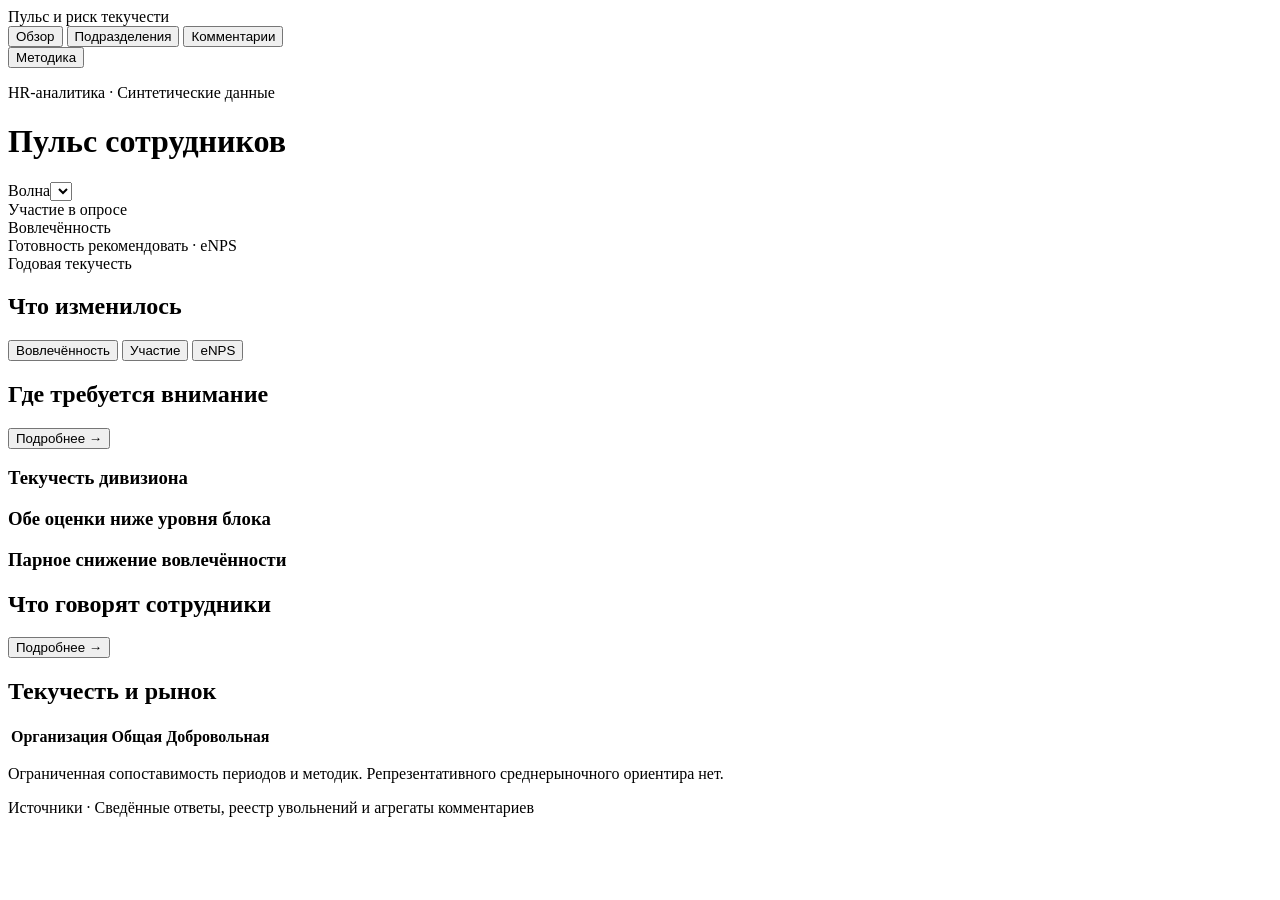
<file: dashboard/template.html>
<!doctype html>
<html lang="ru">
<head>
  <meta charset="utf-8">
  <meta name="viewport" content="width=device-width, initial-scale=1">
  <meta http-equiv="Content-Security-Policy" content="default-src 'none'; script-src 'unsafe-inline'; style-src 'unsafe-inline'; img-src data:; connect-src 'none'; base-uri 'none'; form-action 'none'">
  <title>Пульс и риск текучести</title>
  <style>/*STYLE*/</style>
</head>
<body>
  <header class="masthead">
    <div class="shell masthead-inner">
      <div class="brand"><span class="brand-icon" aria-hidden="true"><i></i><i></i><i></i></span>Пульс и риск текучести</div>
      <nav class="navigation" aria-label="Разделы панели">
        <button type="button" data-view="overview" aria-pressed="true">Обзор</button>
        <button type="button" data-view="divisions" aria-pressed="false">Подразделения</button>
        <button type="button" data-view="comments" aria-pressed="false">Комментарии</button>
      </nav>
      <button id="open-method" class="method-button" type="button">Методика</button>
    </div>
  </header>
  <main class="shell">
    <div class="heading">
      <div>
        <p class="context">HR-аналитика · Синтетические данные</p>
        <h1 id="view-title">Пульс сотрудников</h1>
      </div>
      <div class="filters" aria-label="Фильтры">
        <label for="wave"><span>Волна</span><select id="wave"></select></label>
        <label for="division" id="division-filter" hidden><span>Дивизион</span><select id="division"></select></label>
      </div>
    </div>
    <section class="kpis" aria-label="Ключевые показатели" aria-live="polite">
      <article class="kpi">
        <div class="kpi-label">Участие в опросе</div>
        <div id="participation-value" class="kpi-value"></div>
        <div id="participation-detail" class="kpi-detail"></div>
        <div id="participation-period" class="kpi-period"></div>
      </article>
      <article class="kpi">
        <div class="kpi-label">Вовлечённость</div>
        <div id="engagement-value" class="kpi-value"></div>
        <div id="engagement-detail" class="kpi-detail"></div>
        <div id="engagement-period" class="kpi-period"></div>
      </article>
      <article class="kpi">
        <div class="kpi-label">Готовность рекомендовать <span>· eNPS</span></div>
        <div id="recommend_signal-value" class="kpi-value"></div>
        <div id="recommend_signal-detail" class="kpi-detail"></div>
        <div id="recommend_signal-period" class="kpi-period"></div>
      </article>
      <article class="kpi annual">
        <div class="kpi-label">Годовая текучесть</div>
        <div id="annual-value" class="kpi-value"></div>
        <div id="annual-voluntary" class="kpi-detail"></div>
        <div id="annual-period" class="kpi-period"></div>
      </article>
    </section>

    <div id="overview" class="overview-grid view">
      <section class="panel trend-panel">
        <div class="panel-heading">
          <div><h2>Что изменилось</h2><p id="trend-scope"></p></div>
          <div class="mini-tabs" aria-label="Показатель графика">
            <button type="button" data-metric="engagement" aria-pressed="true">Вовлечённость</button>
            <button type="button" data-metric="participation" aria-pressed="false">Участие</button>
            <button type="button" data-metric="recommend_signal" aria-pressed="false">eNPS</button>
          </div>
        </div>
        <div id="trend" class="chart"></div>
        <p id="panel-note" class="caption"></p>
      </section>
      <section class="panel attention-panel">
        <div class="panel-heading"><h2>Где требуется внимание</h2><button type="button" class="text-button" id="open-divisions">Подробнее <span aria-hidden="true">→</span></button></div>
        <div class="attention-row">
          <h3>Текучесть дивизиона</h3>
          <div id="retail-focus"></div>
        </div>
        <div class="attention-row">
          <h3>Обе оценки ниже уровня блока</h3>
          <div id="adverse-teams" class="compact-list"></div>
        </div>
        <div class="attention-row">
          <h3>Парное снижение вовлечённости</h3>
          <div id="signals" class="compact-list"></div>
          <div id="previous-signal" class="compact-list"></div>
        </div>
      </section>
      <section class="panel comment-preview">
        <div class="panel-heading">
          <div><h2>Что говорят сотрудники</h2><p id="preview-comment-base"></p></div>
          <button type="button" class="text-button" id="open-comments">Подробнее <span aria-hidden="true">→</span></button>
        </div>
        <div id="preview-tones"></div>
        <div id="preview-topics" class="topics-grid"></div>
      </section>
      <section class="panel market-panel">
        <div class="panel-heading"><div><h2>Текучесть и рынок</h2><p id="market-period"></p></div></div>
        <table aria-label="Сопоставление годовой текучести">
          <thead><tr><th scope="col">Организация</th><th scope="col">Общая</th><th scope="col">Добровольная</th></tr></thead>
          <tbody id="market-rows"></tbody>
        </table>
        <p class="caption market-caption">Ограниченная сопоставимость периодов и методик. Репрезентативного среднерыночного ориентира нет.</p>
      </section>
    </div>

    <section id="divisions" class="panel view" hidden>
      <div class="panel-heading"><div><h2>Сравнение дивизионов</h2><p id="division-comparison-period"></p></div></div>
      <div class="table-wrap">
        <table>
          <thead><tr><th scope="col">Дивизион</th><th scope="col">Вовлечённость, баллы</th><th scope="col">Участие, %</th><th scope="col">eNPS, пункты</th><th scope="col">Текучесть за год, %</th></tr></thead>
          <tbody id="division-rows"></tbody>
        </table>
      </div>
      <p class="caption">Выберите дивизион, чтобы сузить список команд. Период текучести фиксирован.</p>
      <div class="division-detail">
        <div class="team-detail">
          <label for="team">Показатели команды</label>
          <select id="team"></select>
          <div id="team-metrics" aria-live="polite"></div>
        </div>
        <div class="statistical-detail">
          <h3>Проверка парных изменений</h3>
          <div id="detail-signals"></div>
        </div>
      </div>
    </section>

    <div id="comments" class="comments-grid view" hidden>
      <section class="panel">
        <div class="panel-heading"><div><h2>Темы и тональность</h2><p id="comments-scope"></p></div></div>
        <div id="tones"></div>
        <div id="topics" class="topics-grid"></div>
        <p class="caption">Тональность относится ко всему комментарию. Доли описывают содержательные записи. В одной записи может быть несколько тем. Часть тем скрыта для защиты малых групп.</p>
      </section>
      <section class="panel">
        <div class="panel-heading"><div><h2>Темы и баллы опроса</h2><p id="topic-score-scope"></p></div></div>
        <div id="score-links" class="score-links"></div>
        <div class="evidence-note"><strong>Проверка модели</strong><p>Метки Gemini проверены на знакомых синтетических шаблонах. Серьёзность требует ручной проверки и не влияет на список команд.</p></div>
      </section>
    </div>
    <footer class="footer">Источники · Сведённые ответы, реестр увольнений и агрегаты комментариев</footer>
  </main>
  <dialog id="method" aria-labelledby="method-title">
    <div class="dialog-heading"><h2 id="method-title">Как читать панель</h2><button type="button" id="close-method">Закрыть</button></div>
    <ul>
      <li><strong>Участие</strong> — доля уникальных активных сотрудников с ответом к дате волны. День увольнения считается первым неактивным днём.</li>
      <li><strong>Вовлечённость</strong> — среднее четырёх вопросов о признании, развитии, руководителе и целях, переведённое в шкалу 0–100. eNPS — разница долей сторонников и критиков в пунктах.</li>
      <li><strong>Текучесть</strong> — все или только добровольные увольнения за год, делённые на среднюю ежедневную численность. Годовое окно фиксировано. Банковские раскрытия относятся к календарному 2025 году. В методике ДОМ.РФ указаны ставки уволенных работников и среднесписочная численность. <a href="https://domrfbank.ru/upload/reports/2025/appendices/appendix-14/" target="_blank" rel="noopener noreferrer">Методика Банка ДОМ.РФ</a></li>
      <li><strong>Срез команд</strong> — вовлечённость и eNPS ниже соответствующих значений по всему блоку на той же волне. В обзоре показаны до трёх таких команд с самой низкой вовлечённостью среди доступных к публикации. Это описательный отбор по уровню.</li>
      <li><strong>Парное изменение команды</strong> — верхняя граница исходного 95%-ного интервала ниже нуля при ≥10 валидных парах. Выделение после поправки означает q ≤ 0,05 по Бенджамини — Хохбергу среди всех проверяемых команд данного перехода.</li>
      <li id="method-panel-note"></li>
      <li id="method-model"></li>
      <li><strong>Комментарии</strong> — доли среди содержательных записей. В теме положительных или отрицательных учитываются записи именно этой тональности. Смешанные отдельно учитываются в распределении тональности и в сопоставлении с баллами опроса. Контрольная выборка знакомых шаблонов подготовлена с ИИ и проверена человеком.</li>
      <li><strong>Конфиденциальность</strong> — командные данные для малых выборок и связанные с ними дополняющие срезы скрыты на всех волнах. Малые категории комментариев и дополняющие срезы могут быть скрыты дополнительно.</li>
    </ul>
  </dialog>
  <script id="snapshot" type="application/json">/*DATA*/</script>
  <script>/*SCRIPT*/</script>
</body>
</html>
</file>
